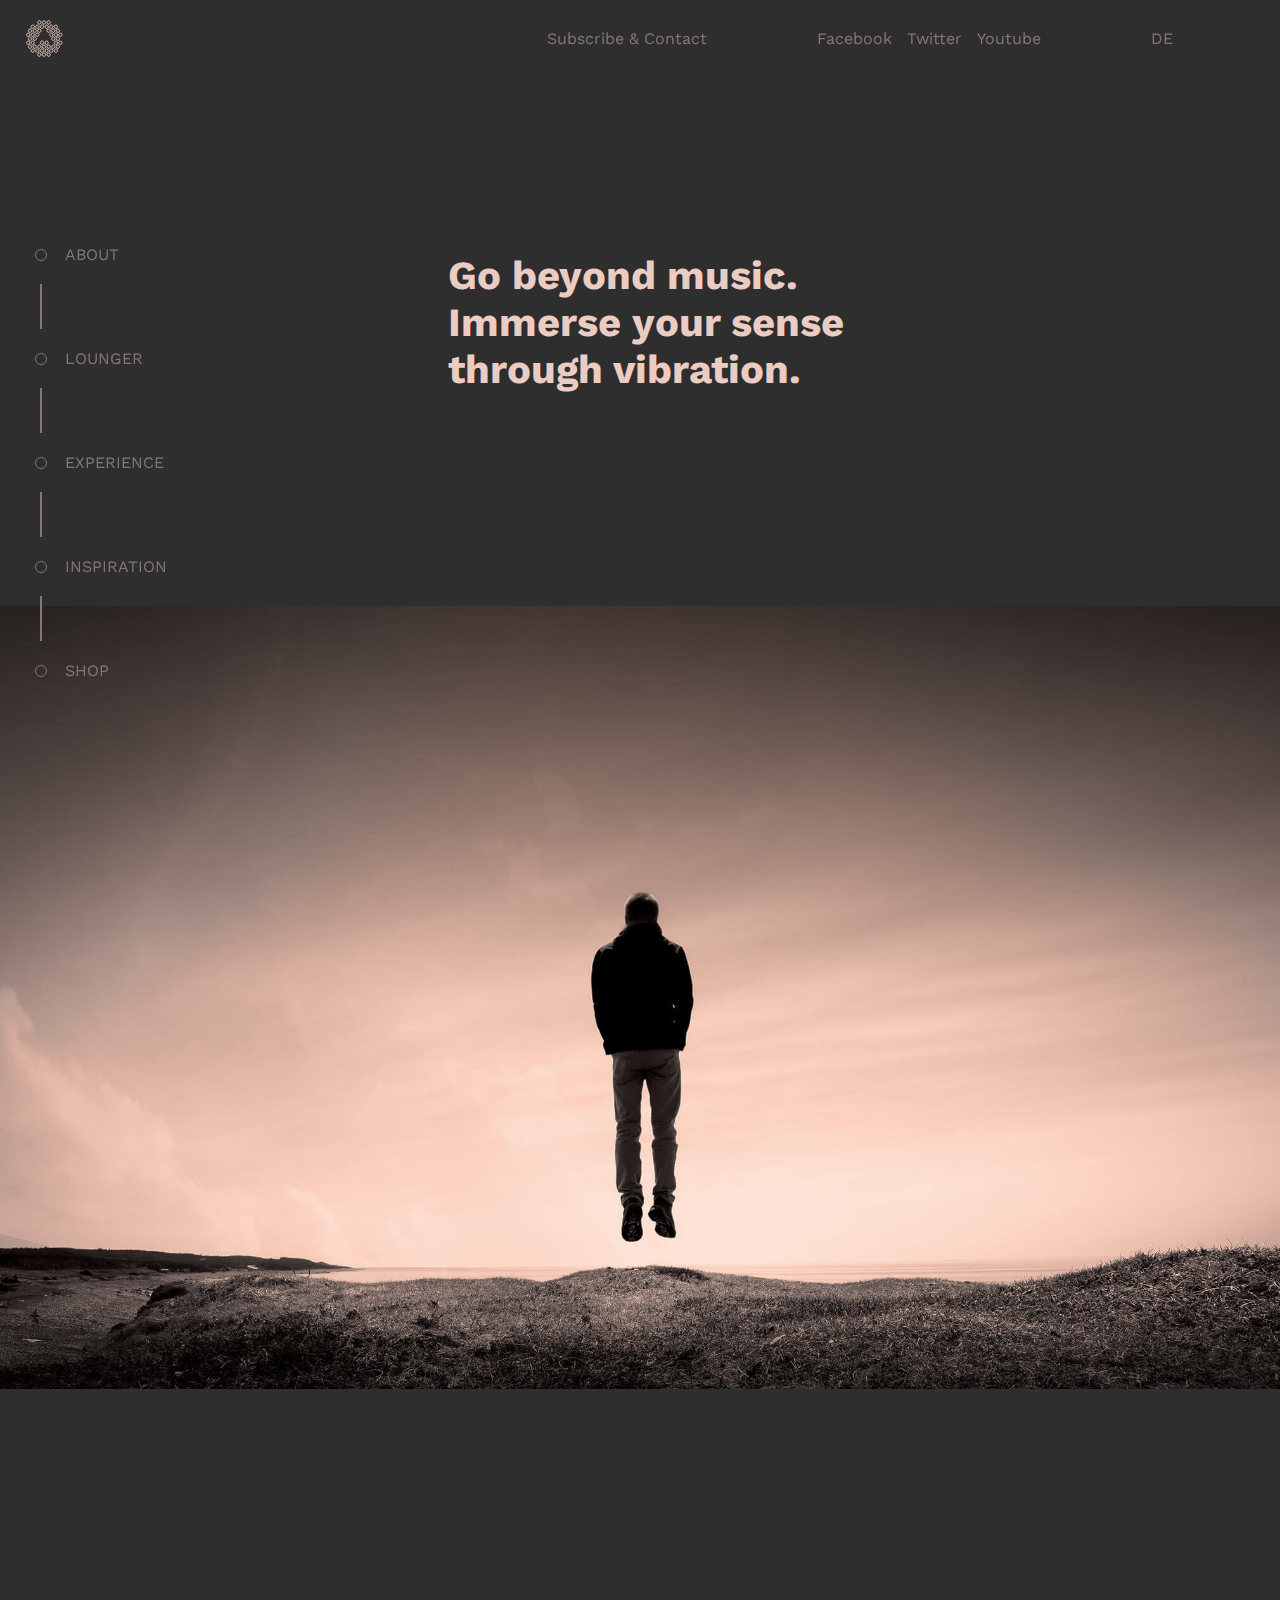
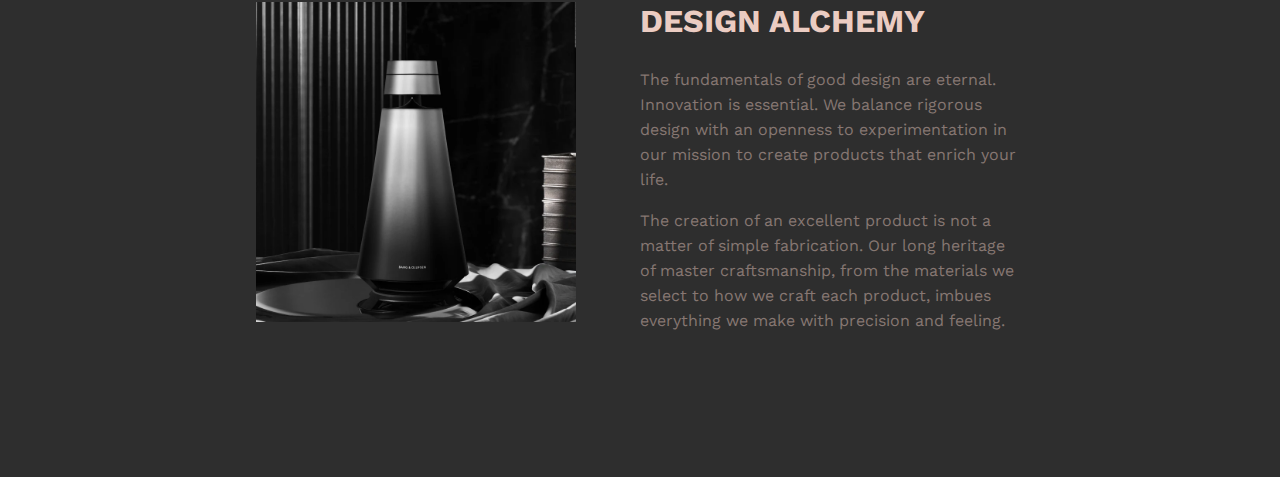
<file: index.html>
<!DOCTYPE html>
<html lang="en">
<head>
    <meta charset="UTF-8">
    <meta name="viewport" content="width=device-width, initial-scale=1.0">
    <title>Headphone Inspiration</title>
    <link rel="stylesheet" href="assets/css/style.css">
</head>
<body>
    <!-- Start Fixed Header -->
        <header>
            <!-- LOGO top/left -->
            <img src="assets/img/logo.svg" alt="logo">
            <!-- horizontal nav bar -->
            <nav>
                <ul>
                    <li><a href="#">Subscribe & Contact</a></li><!-- Bonus, Contact Form. DO IT!-->
                    <li><a href="https://facebook.com" target="_blank">Facebook</a></li>
                    <li><a href="https://twitter.com" target="_blank">Twitter</a></li>
                    <li><a href="https://youtube.com" target="_blank">Youtube</a></li>
                    <li><a href="https://translate.google.com" target="_blank">DE</a></li>
                </ul>
            </nav>
            <!-- End horizontal nav bar -->
        </header>
    <!-- End Fixed Header -->
        <main>
            <aside>
                <ul>
                    <li><span class="circle-small"></span><span class="circle-big"></span><a href="#">ABOUT</a></li>
                    <span class="vertical-line"></span>
                    <li><span class="circle-small"></span>
                        <span class="circle-big"></span><a href="assets/html/lounger.html">LOUNGER</a></li>
                    <span class="vertical-line"></span>
                    <li><span class="circle-small"></span><span class="circle-big"></span><a href="assets/html/experience.html">EXPERIENCE</a></li>
                    <span class="vertical-line"></span>
                    <li><span class="circle-small"></span><span class="circle-big"></span><a href="assets/html/inspiration.html">INSPIRATION</a></li>
                    <span class="vertical-line"></span>
                    <li><span class="circle-small"></span><span class="circle-big"></span><a href="assets/html/shop.html">SHOP</a></li>
                </ul>
            </aside>

        <!-- START Headline Section -->
            <section>
                <h1>Go beyond music.<br>Immerse your sense<br>through vibration.</h1>
            </section>
        <!-- End Headline Section -->

        <!-- START Big-Image -->

            <section>

            </section>

        <!-- END Big-Image -->

        <!-- START info/design -->

            <section>
                
                    <img src="assets/img/BS1_NYC_Home.webp" alt="">
                
                    <div>
                        <h2>DESIGN ALCHEMY</h2>
                        <p>The fundamentals of good design are eternal. Innovation is essential. We balance rigorous design with an openness to experimentation in our mission to create products that enrich your life.</p>
                        <p>The creation of an excellent product is not a matter of simple fabrication. Our long heritage of master craftsmanship, from the materials we select to how we craft each product, imbues everything we make with precision and feeling.</p>
                    </div>
            </section>

        <!-- END info/design -->
    </main>
    <!-- End Fixed Header -->
</body>
</html>
</file>
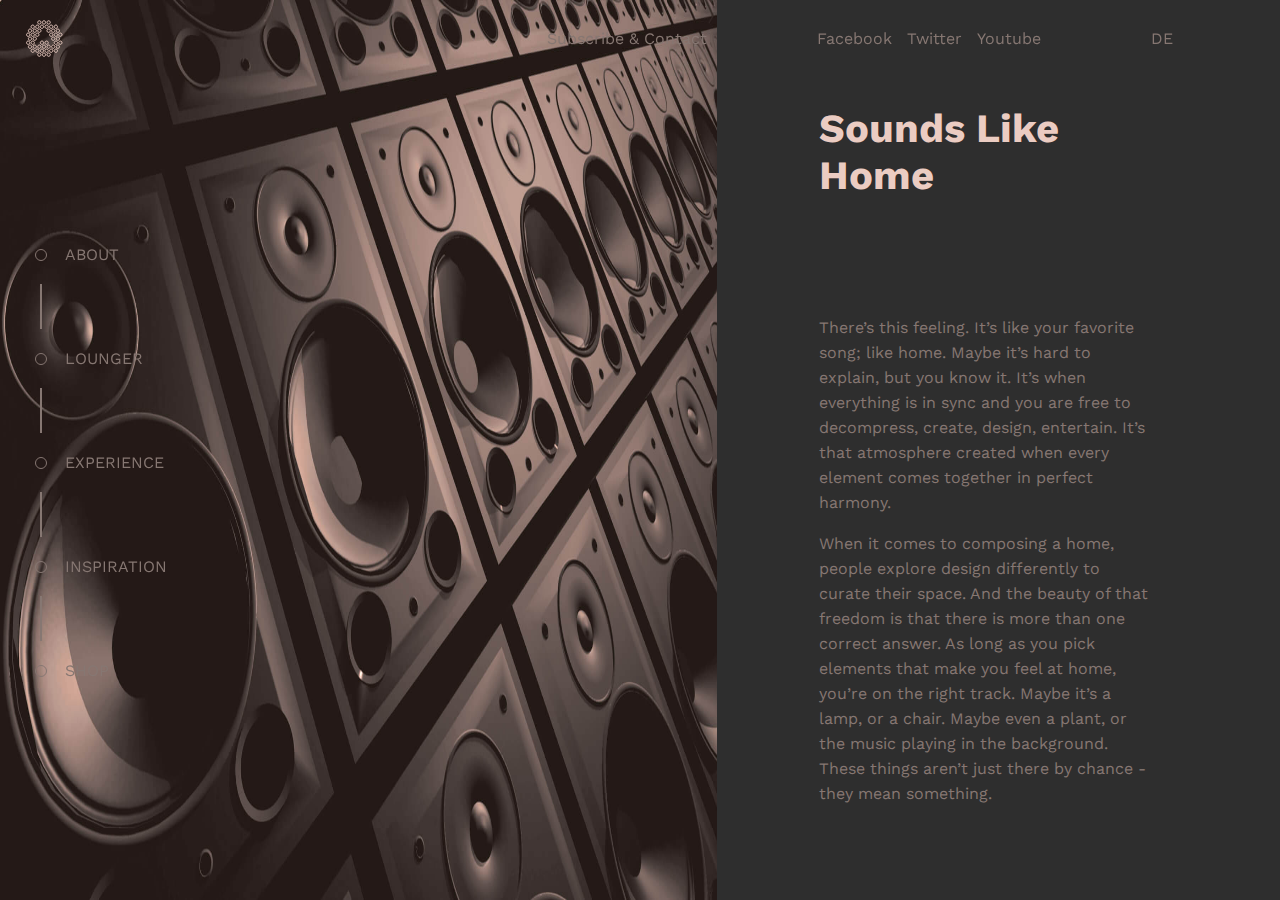
<file: assets/html/experience.html>
<!DOCTYPE html>
<html lang="en">
<head>
    <meta charset="UTF-8">
    <meta name="viewport" content="width=device-width, initial-scale=1.0">
    <title>Experience</title>
    <link rel="stylesheet" href="../css/lounger.css">
</head>
<body>
    <!-- Start Fixed Header -->
        <header>
            <!-- LOGO top/left -->
            <img src="../img/logo.svg" alt="logo">
            <!-- horizontal nav bar -->
            <nav>
                <ul>
                    <li><a href="#">Subscribe & Contact</a></li><!-- Bonus, Contact Form. DO IT!-->
                    <li><a href="https://facebook.com" target="_blank">Facebook</a></li>
                    <li><a href="https://twitter.com" target="_blank">Twitter</a></li>
                    <li><a href="https://youtube.com" target="_blank">Youtube</a></li>
                    <li><a href="https://translate.google.com" target="_blank">DE</a></li>
                </ul>
            </nav>
            <!-- End horizontal nav bar -->
        </header>
    <!-- End Fixed Header -->
    <main>
        <!--Start Vertical Nav Bar-->
            <aside>
                <ul>
                    <li><span class="circle-small"></span><span class="circle-big"></span><a href="../../index.html">ABOUT</a></li>
                    <span class="vertical-line"></span>
                    <li><span class="circle-small"></span>
                        <span class="circle-big"></span><a href="lounger.html">LOUNGER</a></li>
                    <span class="vertical-line"></span>
                    <li><span class="circle-small"></span><span class="circle-big"></span><a href="#">EXPERIENCE</a></li>
                    <span class="vertical-line"></span>
                    <li><span class="circle-small"></span><span class="circle-big"></span><a href="inspiration.html">INSPIRATION</a></li>
                    <span class="vertical-line"></span>
                    <li><span class="circle-small"></span><span class="circle-big"></span><a href="shop.html">SHOP</a></li>
                </ul>
            </aside>
        <!--End Vertical Nav Bar-->

        <!--Start Content Lounger-->
            <section>
                <img src="../img/section-experience-1.jpg" alt="experience" class="half-site-img">
                    <div class="content-container">
                        <h1>Sounds Like Home</h1>
                        <p>There’s this feeling. It’s like your favorite song; like home. Maybe it’s hard to explain, but you know it. It’s when everything is in sync and you are free to decompress, create, design, entertain. It’s that atmosphere created when every element comes together in perfect harmony.</p>

                        <p>When it comes to composing a home, people explore design differently to curate their space. And the beauty of that freedom is that there is more than one correct answer. As long as you pick elements that make you feel at home, you’re on the right track. Maybe it’s a lamp, or a chair. Maybe even a plant, or the music playing in the background. These things aren’t just there by chance - they mean something.</p>

                    </div>
            </section>
        <!--End Content Lounger-->
    </main>
</body>
</html>
</file>
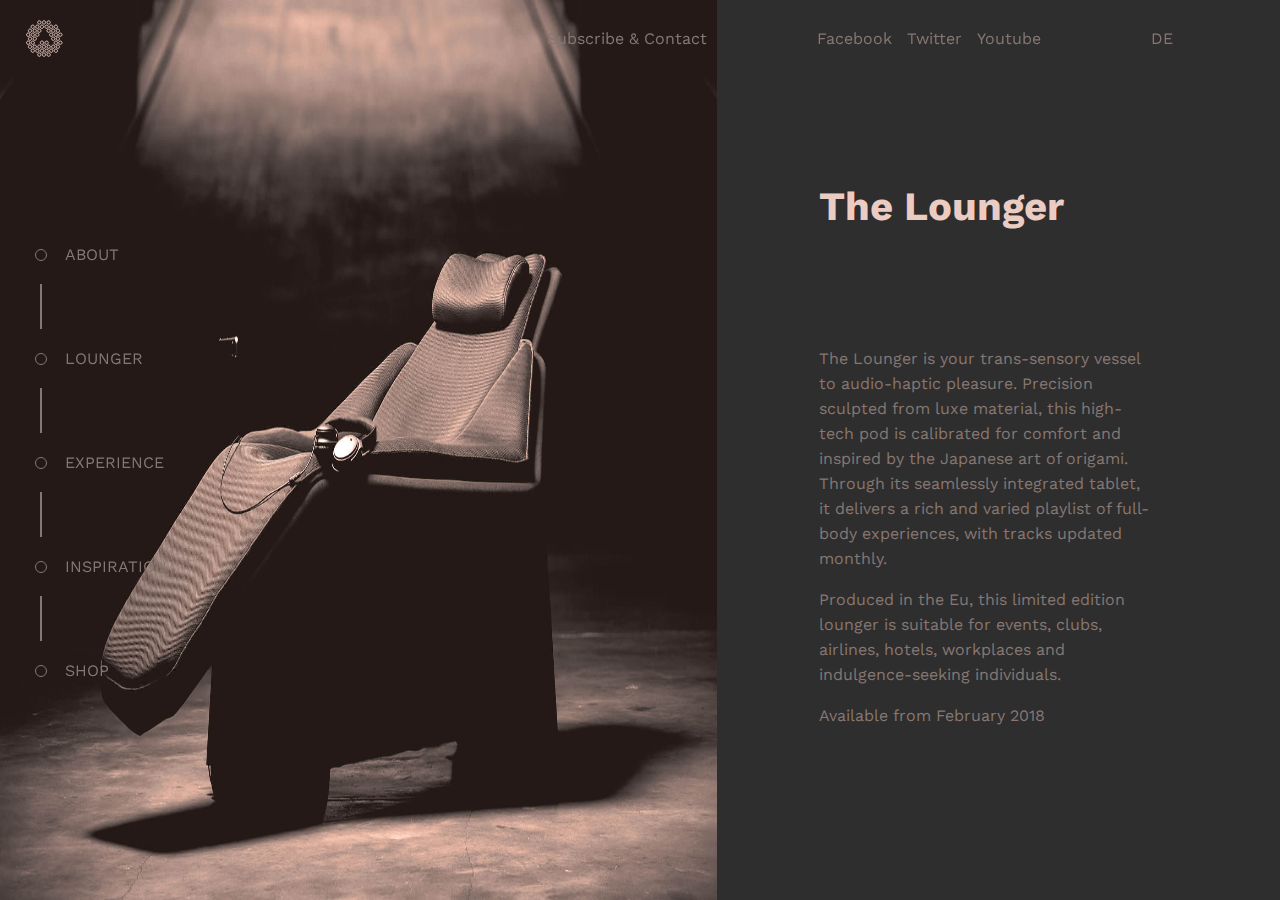
<file: assets/html/lounger.html>
<!DOCTYPE html>
<html lang="en">
<head>
    <meta charset="UTF-8">
    <meta name="viewport" content="width=device-width, initial-scale=1.0">
    <title>Lounger</title>
    <link rel="stylesheet" href="../css/lounger.css">
</head>
<body>
    <!-- Start Fixed Header -->
        <header>
            <!-- LOGO top/left -->
            <img src="../img/logo.svg" alt="logo">
            <!-- horizontal nav bar -->
            <nav>
                <ul>
                    <li><a href="#">Subscribe & Contact</a></li><!-- Bonus, Contact Form. DO IT!-->
                    <li><a href="https://facebook.com" target="_blank">Facebook</a></li>
                    <li><a href="https://twitter.com" target="_blank">Twitter</a></li>
                    <li><a href="https://youtube.com" target="_blank">Youtube</a></li>
                    <li><a href="https://translate.google.com" target="_blank">DE</a></li>
                </ul>
            </nav>
            <!-- End horizontal nav bar -->
        </header>
    <!-- End Fixed Header -->
    <main>
        <!--Start Vertical Nav Bar-->
            <aside>
                <ul>
                    <li><span class="circle-small"></span><span class="circle-big"></span><a href="../../index.html">ABOUT</a></li>
                    <span class="vertical-line"></span>
                    <li><span class="circle-small"></span>
                        <span class="circle-big"></span><a href="#">LOUNGER</a></li>
                    <span class="vertical-line"></span>
                    <li><span class="circle-small"></span><span class="circle-big"></span><a href="experience.html">EXPERIENCE</a></li>
                    <span class="vertical-line"></span>
                    <li><span class="circle-small"></span><span class="circle-big"></span><a href="inspiration.html">INSPIRATION</a></li>
                    <span class="vertical-line"></span>
                    <li><span class="circle-small"></span><span class="circle-big"></span><a href="shop.html">SHOP</a></li>
                </ul>
            </aside>
        <!--End Vertical Nav Bar-->

        <!--Start Content Lounger-->
            <section>
                <img src="../img/section-voyager.jpg" alt="lounger" class="half-site-img">
                    <div class="content-container">
                        <h1>The Lounger</h1>
                        <p>The Lounger is your trans-sensory vessel to audio-haptic pleasure. Precision sculpted from luxe material, this high-tech pod is calibrated for comfort and inspired by the Japanese art of origami. Through its seamlessly integrated tablet, it delivers a rich and varied playlist of full-body experiences, with tracks updated monthly. </p>
                        <p>Produced in the Eu, this limited edition lounger is suitable for events, clubs, airlines, hotels, workplaces and indulgence-seeking individuals.</p>
                        <p>Available from February 2018</p>
                    </div>
            </section>
        <!--End Content Lounger-->
    </main>
</body>
</html>
</file>
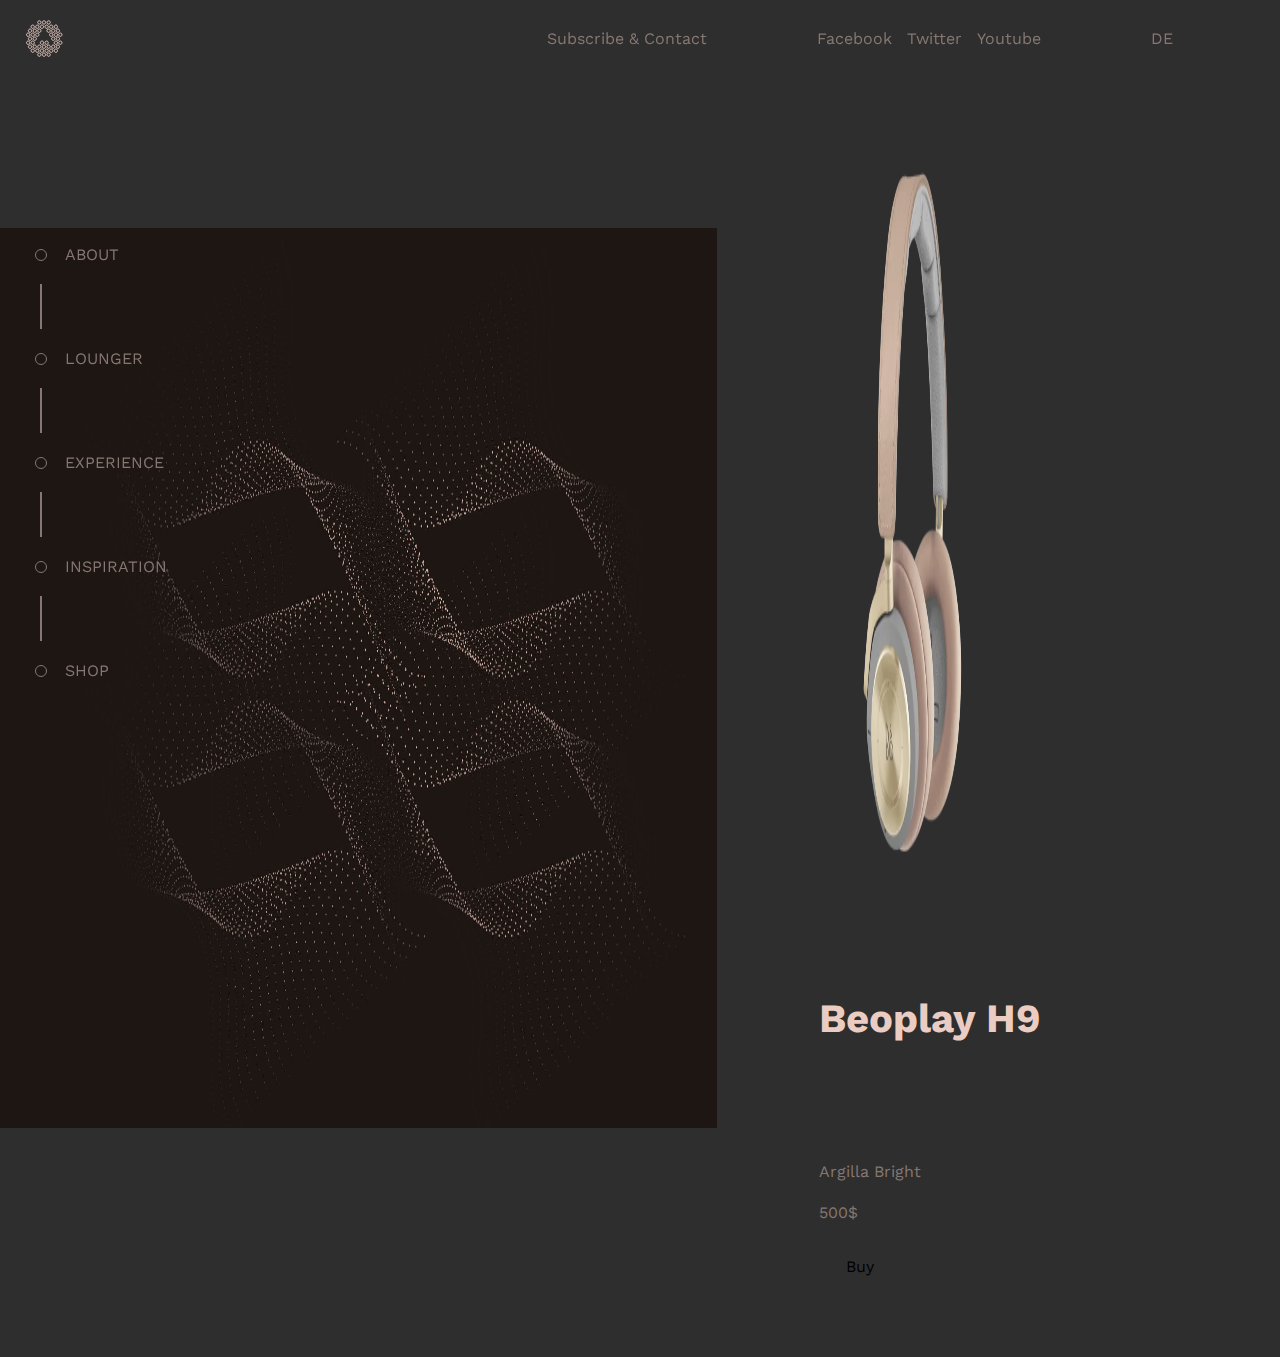
<file: assets/html/shop.html>
<!DOCTYPE html>
<html lang="en">
<head>
    <meta charset="UTF-8">
    <meta name="viewport" content="width=device-width, initial-scale=1.0">
    <title>Shop</title>
    <link rel="stylesheet" href="../css/lounger.css">
</head>
<body>
    <!-- Start Fixed Header -->
        <header>
            <!-- LOGO top/left -->
            <img src="../img/logo.svg" alt="logo">
            <!-- horizontal nav bar -->
            <nav>
                <ul>
                    <li><a href="#">Subscribe & Contact</a></li><!-- Bonus, Contact Form. DO IT!-->
                    <li><a href="https://facebook.com" target="_blank">Facebook</a></li>
                    <li><a href="https://twitter.com" target="_blank">Twitter</a></li>
                    <li><a href="https://youtube.com" target="_blank">Youtube</a></li>
                    <li><a href="https://translate.google.com" target="_blank">DE</a></li>
                </ul>
            </nav>
            <!-- End horizontal nav bar -->
        </header>
    <!-- End Fixed Header -->
    <main>
        <!--Start Vertical Nav Bar-->
            <aside>
                <ul>
                    <li><span class="circle-small"></span><span class="circle-big"></span><a href="../../index.html">ABOUT</a></li>
                    <span class="vertical-line"></span>
                    <li><span class="circle-small"></span>
                        <span class="circle-big"></span><a href="lounger.html">LOUNGER</a></li>
                    <span class="vertical-line"></span>
                    <li><span class="circle-small"></span><span class="circle-big"></span><a href="experience.html">EXPERIENCE</a></li>
                    <span class="vertical-line"></span>
                    <li><span class="circle-small"></span><span class="circle-big"></span><a href="inspiration.html">INSPIRATION</a></li>
                    <span class="vertical-line"></span>
                    <li><span class="circle-small"></span><span class="circle-big"></span><a href="#">SHOP</a></li>
                </ul>
            </aside>
        <!--End Vertical Nav Bar-->

        <!--Start Content Lounger-->
            <section>
                <img src="../img/section-composition4.jpg" alt="composition" class="half-site-img">
                    <div class="headphone-container">
                        <img src="../img/h9-argilla-bright-hero-1000x1000.webp" alt="headphones">
                        <h1>Beoplay H9</h1>
                        <p>Argilla Bright</p>
                        <p>500$</p>
                        <div class="Button">Buy</div>
                    </div>
            </section>
        <!--End Content Lounger-->
    </main>
</body>
</html>
</file>
<file: assets/css/style.css>
/*===========================
    Global_styles
===========================*/

@import url('https://fonts.googleapis.com/css2?family=Work+Sans:wght@300;400;500&display=swap');

body{
    margin: 0 0 0 0;
    background: #2e2e2e;
    font-family: 'Work Sans', sans-serif;
}

a{
    text-decoration: none;
    color: #867772;
    margin: 5px;
}

/*===========================
    START_Header_styles
===========================*/

header{
    position: fixed;
    width: 90%;
    display: flex;
    justify-content: space-between;
    padding: 1% 5% 0% 2%;
}

header ul{
    list-style-type: none;
    color: #867772;
}

header ul li{
    display: inline-block;
}

header ul li a:hover{
    text-decoration: underline;
    color: #ebccc2;
}
header ul li:nth-of-type(1) a{
    margin-right: 100px;
}
header ul li:nth-of-type(5) a{
    margin-left: 100px;
}

/*===========================
    END_HEADER_styles
===========================*/

/*===========================
START_MAIN_styles //Global
===========================*/

main{
    margin: 0 0 0 0;
}

/*===========================
END_MAIN_styles //Global
===========================*/

/*===========================
START_vertical_bar_styles
===========================*/

main aside{
    position: fixed;
    top: 25%;
}

main aside ul{
    list-style: none;
}

main aside ul li{
    position: relative;
    margin: 20px 0px 20px 20px;
}

main aside ul li a:active{
    color: #ebccc2;
}

main aside ul li a:active , .circle-big{
    visibility: visible;
    color: #ebccc2;
}

.vertical-line{
    display: block;
    height: 5vh;
    border-left: 2px solid #867772;
}

.circle-small{
    height: 10px;
    width:10px;
    background: none;
    border: 1px solid #867772;
    border-radius: 100%;
    position: absolute;
    top: 4px;
    left: -25px
}

.circle-big{
    visibility: hidden;
    height: 16px;
    width: 16px;
    background: none;
    border: 1px solid #867772;
    border-radius: 100%;
    position: absolute;
    top: 1px;
    left: -28px
}
/*===========================
END_vertical_bar_styles
===========================*/

/*===========================
START_Headline_section_styles
===========================*/

section:nth-of-type(1){
    padding: 25vh 0px 10% 35% ;
}

section:nth-of-type(1) h1{
    font-size: 2.5em;
    color: #ebccc2;
}

/*===========================
END_Headline_Section_styles
===========================*/

/*===========================
START_Big-Image_styles
===========================*/

section:nth-of-type(2){
    background: url(../img/section-about-1.jpg) center/contain no-repeat;
    width: 100%;
    height: 100vh;
}

/*===========================
END_Big-Image_styles
===========================*/

/*===========================
START_info/design_styles
===========================*/

section:nth-of-type(3){
    display: flex;
    justify-content: center;
    align-items: center;
    padding: 10% 0px 10% 0px;
}

section:nth-of-type(3) div{
    padding: 0px 0px 0px 5%;
    width: 30%;
}

section:nth-of-type(3) img{
    width: 25%;
}

section:nth-of-type(3) h2{
    color: #ebccc2;
    font-size: 2em;
}

section:nth-of-type(3) p{
    color: #867772;
    line-height: 25px;
}

/*===========================
END_info/design_styles
===========================*/
</file>
<file: assets/css/lounger.css>
/*===========================
    Global_styles
===========================*/

@import url('https://fonts.googleapis.com/css2?family=Work+Sans:wght@300;400;500&display=swap');

body{
    margin: 0 0 0 0;
    background: #2e2e2e;
    font-family: 'Work Sans', sans-serif;
}

a{
    text-decoration: none;
    color: #867772;
    margin: 5px;
}

/*===========================
    START_Header_styles
===========================*/

header{
    position: fixed;
    width: 90%;
    display: flex;
    justify-content: space-between;
    padding: 1% 5% 0% 2%;
}

header ul{
    list-style-type: none;
    color: #867772;
}

header ul li{
    display: inline-block;
}

header ul li a:hover{
    text-decoration: underline;
    color: #ebccc2;
}
header ul li:nth-of-type(1) a{
    margin-right: 100px;
}
header ul li:nth-of-type(5) a{
    margin-left: 100px;
}

/*===========================
    END_HEADER_styles
===========================*/

/*===========================
START_MAIN_styles //Global
===========================*/

main{
    margin: 0 0 0 0;
}

/*===========================
END_MAIN_styles //Global
===========================*/
/*===========================
    START_Content_styles
===========================*/

section{
    display:flex;
    justify-content: center;
    align-items: center;
}

section img{
    width: 56%;
    height: 100vh;
}

section div{
    padding: 5% 10% 5% 8%;
}
section h1{
    padding: 0px 0px 10vh 0px;
    font-size: 2.5em;
    color: #ebccc2;
}

section p{
    color: #867772;
    line-height: 25px;
}

/*===========================
    End_Content_styles
===========================*/
/*===========================
START_vertical_bar_styles
===========================*/

main aside{
    position: fixed;
    top: 25%;
}

main aside ul{
    list-style: none;
}

main aside ul li{
    position: relative;
    margin: 20px 0px 20px 20px;
}

main aside ul li a:active{
    color: #ebccc2;
}

main aside ul li a:active , .circle-big{
    visibility: visible;
    color: #ebccc2;
}

.vertical-line{
    display: block;
    height: 5vh;
    border-left: 2px solid #867772;
}

.circle-small{
    height: 10px;
    width:10px;
    background: none;
    border: 1px solid #867772;
    border-radius: 100%;
    position: absolute;
    top: 4px;
    left: -25px
}

.circle-big{
    visibility: hidden;
    height: 16px;
    width: 16px;
    background: none;
    border: 1px solid #867772;
    border-radius: 100%;
    position: absolute;
    top: 1px;
    left: -28px
}
/*===========================
END_vertical_bar_styles
===========================*/
</file>
